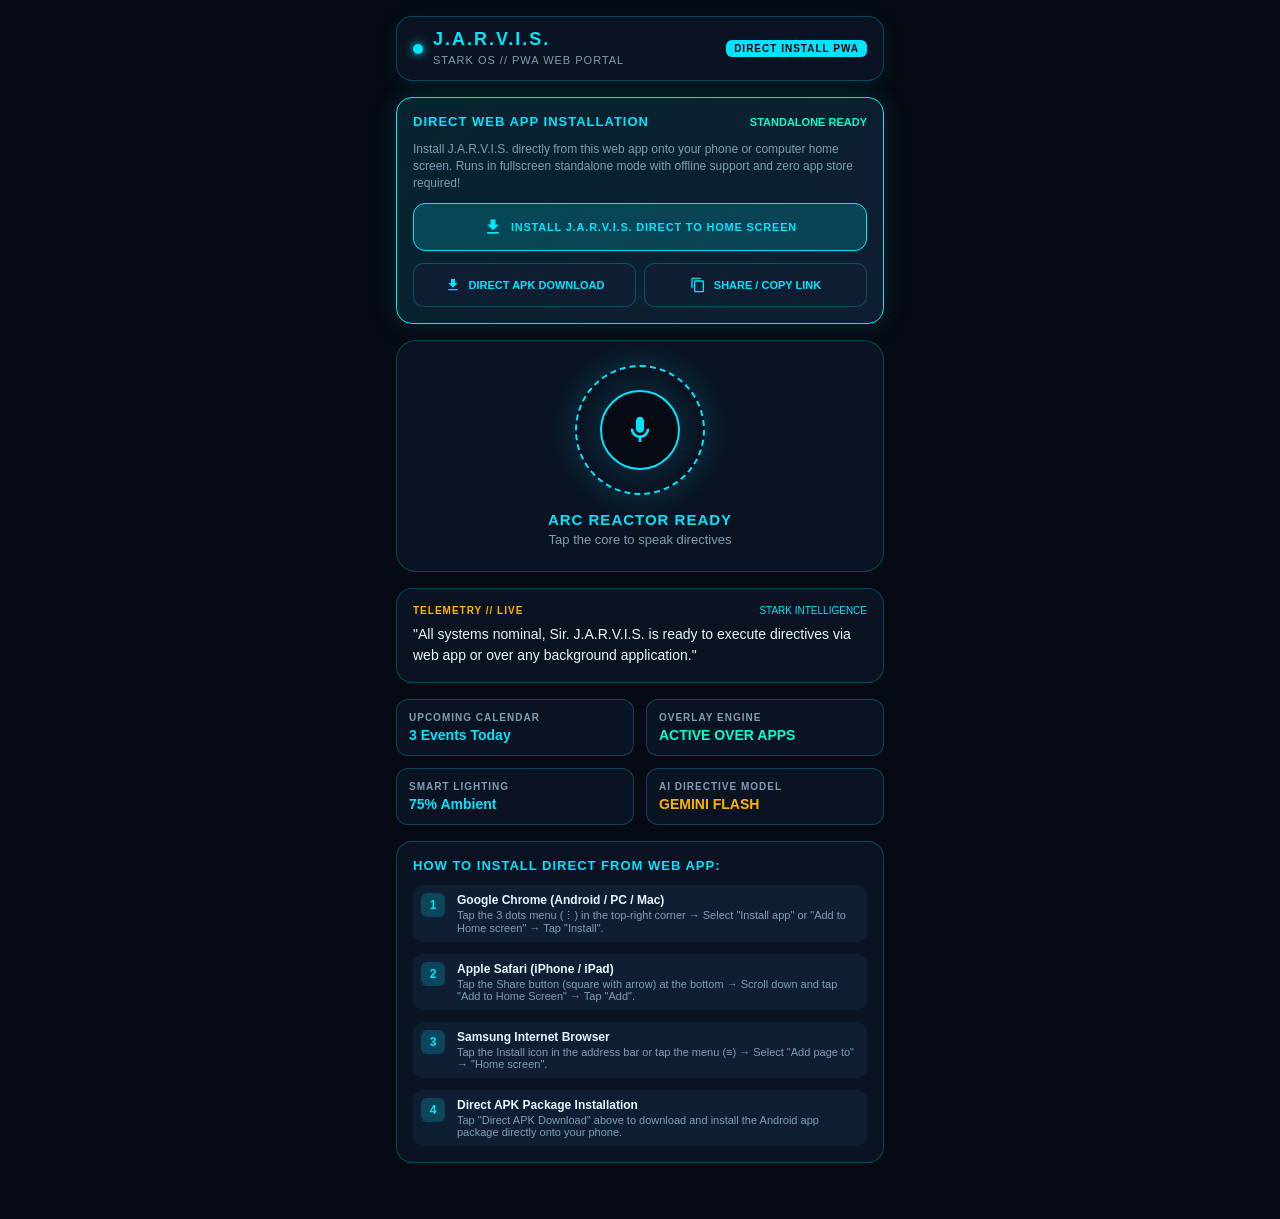
<file: Index.html>
<!DOCTYPE html>
<html lang="en">
<head>
  <meta charset="UTF-8">
  <meta name="viewport" content="width=device-width, initial-scale=1.0, maximum-scale=1.0, user-scalable=no">
  <title>J.A.R.V.I.S. AI - Stark Industries</title>
  <link rel="manifest" href="./manifest.json">
  <meta name="theme-color" content="#00E5FF">
  <meta name="apple-mobile-web-app-capable" content="yes">
  <meta name="apple-mobile-web-app-status-bar-style" content="black-translucent">
  <meta name="apple-mobile-web-app-title" content="J.A.R.V.I.S.">
  <link rel="stylesheet" href="./style.css">
  <!-- Inline SVG favicon -->
  <link rel="icon" type="image/svg+xml" href="data:image/svg+xml,%3Csvg xmlns='http://www.w3.org/2000/svg' viewBox='0 0 100 100'%3E%3Ccircle cx='50' cy='50' r='45' fill='%23060A12' stroke='%2300E5FF' stroke-width='6'/%3E%3Ccircle cx='50' cy='50' r='25' fill='none' stroke='%23FFB300' stroke-width='4'/%3E%3Ccircle cx='50' cy='50' r='10' fill='%2300E5FF'/%3E%3C/svg%3E">
</head>
<body>
  <div class="hud-container">

    <!-- Top Header -->
    <header class="hud-header">
      <div class="logo-group">
        <div class="pulse-dot"></div>
        <div class="logo-text">
          <h1>J.A.R.V.I.S.</h1>
          <span>STARK OS // PWA WEB PORTAL</span>
        </div>
      </div>
      <span class="install-badge" id="install-badge">DIRECT INSTALL PWA</span>
    </header>

    <!-- 1. Direct Web App Installation Card -->
    <section class="install-card" id="install-section">
      <div class="install-header">
        <span style="font-size: 13px; font-weight: 700; color: var(--cyan); letter-spacing: 1px;">
          DIRECT WEB APP INSTALLATION
        </span>
        <span style="font-size: 11px; color: var(--neon-teal); font-weight: bold;">
          STANDALONE READY
        </span>
      </div>
      <p style="font-size: 12px; color: var(--text-secondary); line-height: 1.4;">
        Install J.A.R.V.I.S. directly from this web app onto your phone or computer home screen. Runs in fullscreen standalone mode with offline support and zero app store required!
      </p>

      <!-- Main Direct Install Button -->
      <button class="install-btn" id="btn-pwa-install">
        <svg width="20" height="20" viewBox="0 0 24 24" fill="currentColor">
          <path d="M19 9h-4V3H9v6H5l7 7 7-7zM5 18v2h14v-2H5z"/>
        </svg>
        INSTALL J.A.R.V.I.S. DIRECT TO HOME SCREEN
      </button>

      <div style="display: flex; gap: 8px;">
        <a href="/download-apk" class="secondary-btn" style="flex: 1;" download>
          <svg width="16" height="16" viewBox="0 0 24 24" fill="currentColor">
            <path d="M5 20h14v-2H5v2zM19 9h-4V3H9v6H5l7 7 7-7z"/>
          </svg>
          DIRECT APK DOWNLOAD
        </a>
        <button class="secondary-btn" onclick="navigator.clipboard?.writeText(window.location.href); alert('Web App URL copied to clipboard! Open in Chrome or Safari to install directly.');" style="flex: 1;">
          <svg width="16" height="16" viewBox="0 0 24 24" fill="currentColor">
            <path d="M16 1H4c-1.1 0-2 .9-2 2v14h2V3h12V1zm3 4H8c-1.1 0-2 .9-2 2v14c0 1.1.9 2 2 2h11c1.1 0 2-.9 2-2V7c0-1.1-.9-2-2-2zm0 16H8V7h11v14z"/>
          </svg>
          SHARE / COPY LINK
        </button>
      </div>
    </section>

    <!-- 2. Interactive Arc Reactor Voice Core -->
    <section class="arc-reactor-card">
      <div class="reactor-circle" id="reactor-orb" title="Tap to speak directive">
        <div class="reactor-inner">
          <svg viewBox="0 0 24 24">
            <path d="M12 14c1.66 0 3-1.34 3-3V5c0-1.66-1.34-3-3-3S9 3.34 9 5v6c0 1.66 1.34 3 3 3z"/>
            <path d="M17 11c0 2.76-2.24 5-5 5s-5-2.24-5-5H5c0 3.53 2.61 6.43 6 6.92V21h2v-3.08c3.39-.49 6-3.39 6-6.92h-2z"/>
          </svg>
        </div>
      </div>

      <div class="speech-status">
        <h2 id="speech-title">ARC REACTOR READY</h2>
        <p id="speech-sub">Tap the core to speak directives</p>
      </div>
    </section>

    <!-- 3. Real-time Response HUD -->
    <section class="response-card" id="response-box">
      <div style="display: flex; justify-content: space-between; align-items: center;">
        <span class="tag" id="action-tag">TELEMETRY // LIVE</span>
        <span style="font-size: 10px; color: var(--cyan);">STARK INTELLIGENCE</span>
      </div>
      <p class="content" id="response-text">
        "All systems nominal, Sir. J.A.R.V.I.S. is ready to execute directives via web app or over any background application."
      </p>
    </section>

    <!-- 4. Quick Telemetry & Status Grid -->
    <section class="info-grid">
      <div class="info-card">
        <span class="card-title">UPCOMING CALENDAR</span>
        <span class="card-val">3 Events Today</span>
      </div>
      <div class="info-card">
        <span class="card-title">OVERLAY ENGINE</span>
        <span class="card-val" style="color: var(--neon-teal);">ACTIVE OVER APPS</span>
      </div>
      <div class="info-card">
        <span class="card-title">SMART LIGHTING</span>
        <span class="card-val">75% Ambient</span>
      </div>
      <div class="info-card">
        <span class="card-title">AI DIRECTIVE MODEL</span>
        <span class="card-val" style="color: var(--amber);">GEMINI FLASH</span>
      </div>
    </section>

    <!-- 5. How to Install Direct From Web App Guide -->
    <section class="guide-card">
      <div style="font-size: 13px; font-weight: 700; color: var(--cyan); letter-spacing: 1px;">
        HOW TO INSTALL DIRECT FROM WEB APP:
      </div>

      <div class="guide-step">
        <div class="step-num">1</div>
        <div class="step-text">
          <h4>Google Chrome (Android / PC / Mac)</h4>
          <p>Tap the 3 dots menu (⋮) in the top-right corner &rarr; Select "Install app" or "Add to Home screen" &rarr; Tap "Install".</p>
        </div>
      </div>

      <div class="guide-step">
        <div class="step-num">2</div>
        <div class="step-text">
          <h4>Apple Safari (iPhone / iPad)</h4>
          <p>Tap the Share button (square with arrow) at the bottom &rarr; Scroll down and tap "Add to Home Screen" &rarr; Tap "Add".</p>
        </div>
      </div>

      <div class="guide-step">
        <div class="step-num">3</div>
        <div class="step-text">
          <h4>Samsung Internet Browser</h4>
          <p>Tap the Install icon in the address bar or tap the menu (&equiv;) &rarr; Select "Add page to" &rarr; "Home screen".</p>
        </div>
      </div>

      <div class="guide-step">
        <div class="step-num">4</div>
        <div class="step-text">
          <h4>Direct APK Package Installation</h4>
          <p>Tap "Direct APK Download" above to download and install the Android app package directly onto your phone.</p>
        </div>
      </div>
    </section>

  </div>

  <script src="./app.js"></script>
</body>
</html>
</file>
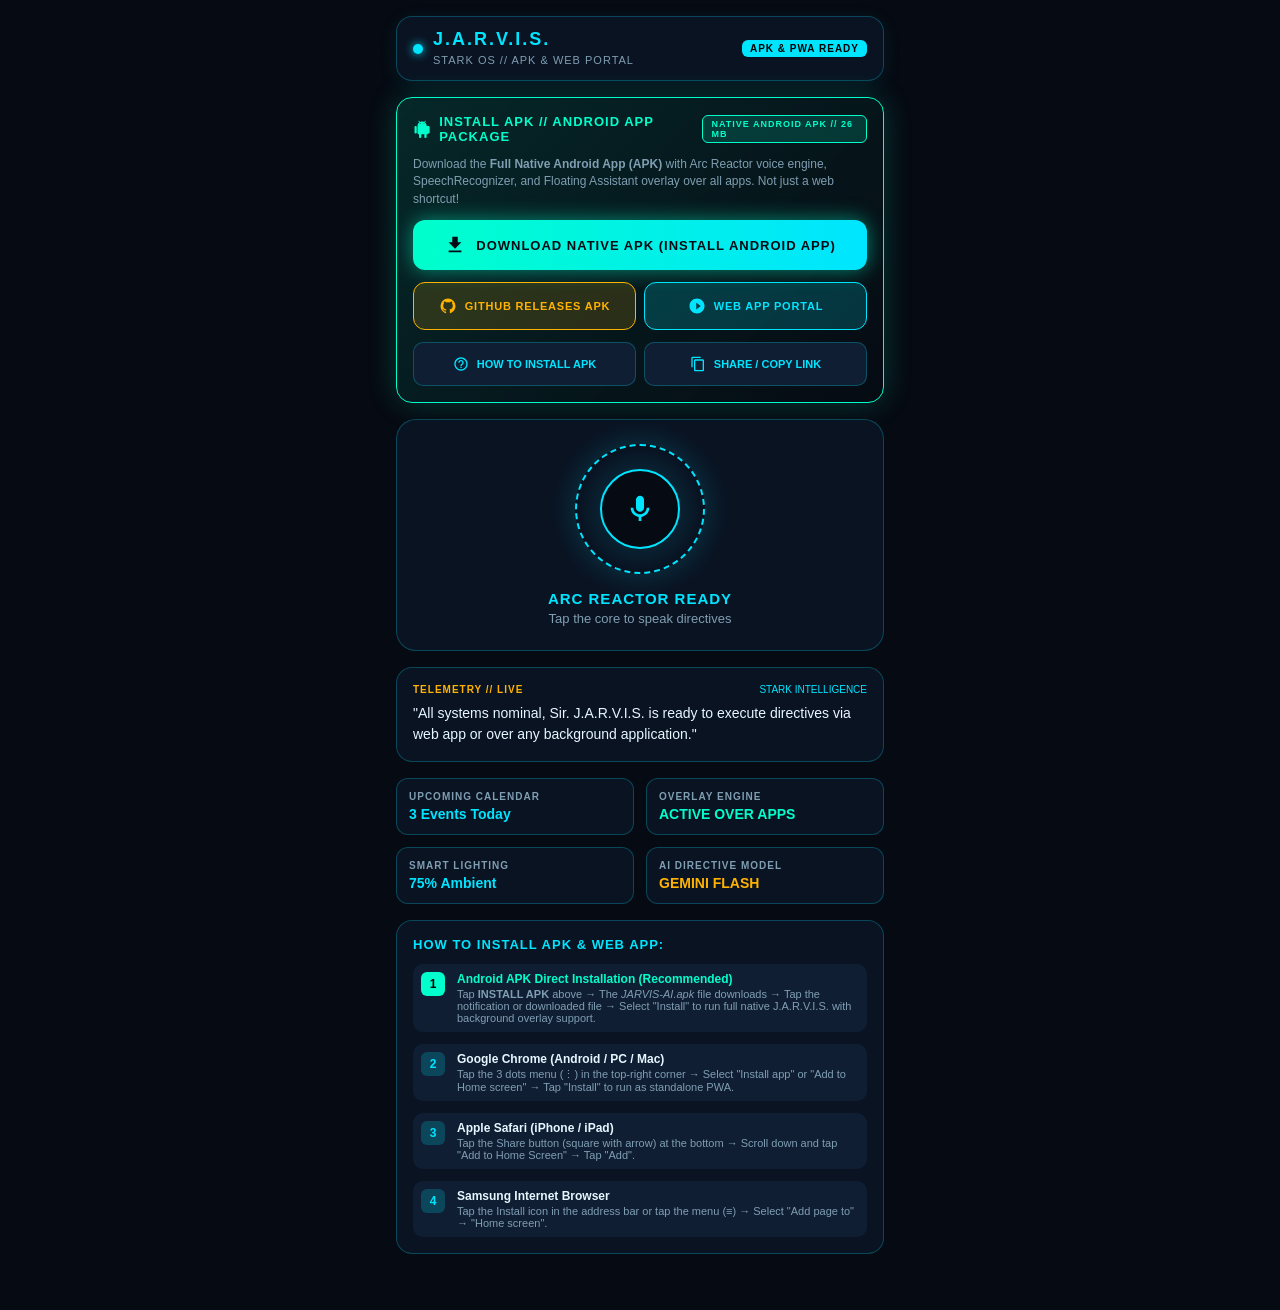
<file: app/src/main/assets/webapp/index.html>
<!DOCTYPE html>
<html lang="en">
<head>
  <meta charset="UTF-8">
  <meta name="viewport" content="width=device-width, initial-scale=1.0, maximum-scale=1.0, user-scalable=no">
  <title>J.A.R.V.I.S. AI - Stark Industries</title>
  <link rel="manifest" href="./manifest.json">
  <meta name="theme-color" content="#00E5FF">
  <meta name="apple-mobile-web-app-capable" content="yes">
  <meta name="apple-mobile-web-app-status-bar-style" content="black-translucent">
  <meta name="apple-mobile-web-app-title" content="J.A.R.V.I.S.">
  <link rel="stylesheet" href="./style.css">
  <!-- Inline SVG favicon -->
  <link rel="icon" type="image/svg+xml" href="data:image/svg+xml,%3Csvg xmlns='http://www.w3.org/2000/svg' viewBox='0 0 100 100'%3E%3Ccircle cx='50' cy='50' r='45' fill='%23060A12' stroke='%2300E5FF' stroke-width='6'/%3E%3Ccircle cx='50' cy='50' r='25' fill='none' stroke='%23FFB300' stroke-width='4'/%3E%3Ccircle cx='50' cy='50' r='10' fill='%2300E5FF'/%3E%3C/svg%3E">
</head>
<body>
  <div class="hud-container">

    <!-- Top Header -->
    <header class="hud-header">
      <div class="logo-group">
        <div class="pulse-dot"></div>
        <div class="logo-text">
          <h1>J.A.R.V.I.S.</h1>
          <span>STARK OS // APK & WEB PORTAL</span>
        </div>
      </div>
      <span class="install-badge" id="install-badge">APK & PWA READY</span>
    </header>

    <!-- 1. Direct APK & Web App Installation Centerpiece -->
    <section class="install-card apk-highlight-card" id="install-section">
      <div class="install-header">
        <div style="display: flex; align-items: center; gap: 8px;">
          <svg width="20" height="20" viewBox="0 0 24 24" fill="var(--neon-teal)">
            <path d="M6 18c0 .55.45 1 1 1h1v3.5c0 .83.67 1.5 1.5 1.5s1.5-.67 1.5-1.5V19h4v3.5c0 .83.67 1.5 1.5 1.5s1.5-.67 1.5-1.5V19h1c.55 0 1-.45 1-1V8H6v10zM3.5 8C2.67 8 2 8.67 2 9.5v7c0 .83.67 1.5 1.5 1.5S5 17.33 5 16.5v-7C5 8.67 4.33 8 3.5 8zm17 0c-.83 0-1.5.67-1.5 1.5v7c0 .83.67 1.5 1.5 1.5s1.5-.67 1.5-1.5v-7c0-.83-.67-1.5-1.5-1.5zm-4.97-4.84l1.3-1.3c.2-.2.2-.51 0-.71-.2-.2-.51-.2-.71 0l-1.48 1.48C13.85 2.23 12.95 2 12 2c-.96 0-1.86.23-2.66.63L7.85 1.15c-.2-.2-.51-.2-.71 0-.2.2-.2.51 0 .71l1.31 1.31C6.97 4.26 6 5.96 6 8h12c0-2.04-.97-3.74-2.47-4.84zM10 5H9V4h1v1zm5 0h-1V4h1v1z"/>
          </svg>
          <span style="font-size: 13px; font-weight: 800; color: var(--neon-teal); letter-spacing: 1px;">
            INSTALL APK // ANDROID APP PACKAGE
          </span>
        </div>
        <span class="apk-status-pill" id="apk-status-pill">NATIVE ANDROID APK // 26 MB</span>
      </div>

      <p style="font-size: 12px; color: var(--text-secondary); line-height: 1.45;">
        Download the <strong>Full Native Android App (APK)</strong> with Arc Reactor voice engine, SpeechRecognizer, and Floating Assistant overlay over all apps. Not just a web shortcut!
      </p>

      <!-- Primary Action: INSTALL APK BUTTON -->
      <a href="./JARVIS-AI.apk" class="install-apk-btn" id="btn-apk-install" download="JARVIS-AI.apk">
        <svg width="22" height="22" viewBox="0 0 24 24" fill="currentColor">
          <path d="M5 20h14v-2H5v2zM19 9h-4V3H9v6H5l7 7 7-7z"/>
        </svg>
        <span>DOWNLOAD NATIVE APK (INSTALL ANDROID APP)</span>
      </a>

      <!-- Secondary Row: GITHUB RELEASE APK & WEB APP INSTALL -->
      <div class="install-action-row">
        <a href="https://github.com/DinthilangDaimari/Dinjarvis/releases" target="_blank" class="make-apk-btn" id="btn-make-apk" style="text-decoration: none;" title="Download from GitHub Releases">
          <svg width="18" height="18" viewBox="0 0 24 24" fill="currentColor">
            <path d="M12 2A10 10 0 0 0 2 12c0 4.42 2.87 8.17 6.84 9.5.5.08.66-.23.66-.5v-1.69c-2.77.6-3.36-1.34-3.36-1.34-.46-1.16-1.11-1.47-1.11-1.47-.91-.62.07-.6.07-.6 1 .07 1.53 1.03 1.53 1.03.87 1.52 2.34 1.07 2.91.83.09-.65.35-1.09.63-1.34-2.22-.25-4.55-1.11-4.55-4.92 0-1.11.38-2 1.03-2.71-.1-.25-.45-1.29.1-2.64 0 0 .84-.27 2.75 1.02.79-.22 1.65-.33 2.5-.33.85 0 1.71.11 2.5.33 1.91-1.29 2.75-1.02 2.75-1.02.55 1.35.2 2.39.1 2.64.65.71 1.03 1.6 1.03 2.71 0 3.82-2.34 4.66-4.57 4.91.36.31.69.92.69 1.85V21c0 .27.16.59.67.5C19.14 20.16 22 16.42 22 12A10 10 0 0 0 12 2z"/>
          </svg>
          <span id="make-apk-label">GITHUB RELEASES APK</span>
        </a>

        <button class="install-btn" id="btn-pwa-install" style="flex: 1;">
          <svg width="18" height="18" viewBox="0 0 24 24" fill="currentColor">
            <path d="M12 2C6.48 2 2 6.48 2 12s4.48 10 10 10 10-4.48 10-10S17.52 2 12 2zm-1 14.5v-9l6 4.5-6 4.5z"/>
          </svg>
          <span>WEB APP PORTAL</span>
        </button>
      </div>

      <!-- Quick Utility Row: Direct Link & Copy -->
      <div style="display: flex; gap: 8px;">
        <button class="secondary-btn" id="btn-how-to-install" style="flex: 1;">
          <svg width="16" height="16" viewBox="0 0 24 24" fill="currentColor">
            <path d="M11 18h2v-2h-2v2zm1-16C6.48 2 2 6.48 2 12s4.48 10 10 10 10-4.48 10-10S17.52 2 12 2zm0 18c-4.41 0-8-3.59-8-8s3.59-8 8-8 8 3.59 8 8-3.59 8-8 8zm0-14c-2.21 0-4 1.79-4 4h2c0-1.1.9-2 2-2s2 .9 2 2c0 2-3 1.75-3 5h2c0-2.25 3-2.5 3-5 0-2.21-1.79-4-4-4z"/>
          </svg>
          HOW TO INSTALL APK
        </button>
        <button class="secondary-btn" id="btn-copy-link" style="flex: 1;">
          <svg width="16" height="16" viewBox="0 0 24 24" fill="currentColor">
            <path d="M16 1H4c-1.1 0-2 .9-2 2v14h2V3h12V1zm3 4H8c-1.1 0-2 .9-2 2v14c0 1.1.9 2 2 2h11c1.1 0 2-.9 2-2V7c0-1.1-.9-2-2-2zm0 16H8V7h11v14z"/>
          </svg>
          SHARE / COPY LINK
        </button>
      </div>
    </section>

    <!-- Interactive HUD Modal for APK Install Guidance -->
    <div class="hud-modal" id="install-modal" style="display: none;">
      <div class="hud-modal-content">
        <div class="hud-modal-header">
          <div style="display: flex; align-items: center; gap: 8px;">
            <div class="pulse-dot"></div>
            <span style="font-size: 13px; font-weight: 800; color: var(--neon-teal); font-family: 'Orbitron', monospace;">
              APK INSTALLATION DIRECTIVE
            </span>
          </div>
          <button class="modal-close-btn" id="modal-close-btn">&times;</button>
        </div>
        <div class="hud-modal-body">
          <p style="font-size: 13px; color: #fff; margin-bottom: 12px; font-weight: bold;">
            J.A.R.V.I.S. Android Package (<span style="color: var(--amber);">JARVIS-AI.apk</span>) has been dispatched!
          </p>
          <div class="modal-step">
            <span class="step-badge">1</span>
            <div><strong>Download Initiated:</strong> Check your browser downloads or swipe down the notification bar.</div>
          </div>
          <div class="modal-step">
            <span class="step-badge">2</span>
            <div><strong>Open APK:</strong> Tap <em>JARVIS-AI.apk</em> once the download finishes.</div>
          </div>
          <div class="modal-step">
            <span class="step-badge">3</span>
            <div><strong>Confirm Install:</strong> Tap <em>Install</em> (if prompted, allow "Install unknown apps").</div>
          </div>
          <div class="modal-step">
            <span class="step-badge">4</span>
            <div><strong>Enjoy J.A.R.V.I.S.:</strong> Run with Arc Reactor Voice Core and Floating Assistant over other apps!</div>
          </div>
        </div>
        <div style="display: flex; gap: 8px; margin-top: 14px;">
          <a href="./JARVIS-AI.apk" download="JARVIS-AI.apk" class="install-apk-btn" style="flex: 1; padding: 10px 14px; font-size: 12px;">
            RE-DOWNLOAD APK
          </a>
          <button class="secondary-btn" id="modal-dismiss-btn" style="flex: 1;">
            DISMISS HUD
          </button>
        </div>
      </div>
    </div>

    <!-- 2. Interactive Arc Reactor Voice Core -->
    <section class="arc-reactor-card">
      <div class="reactor-circle" id="reactor-orb" title="Tap to speak directive">
        <div class="waveform-ring ring-1"></div>
        <div class="waveform-ring ring-2"></div>
        <div class="waveform-ring ring-3"></div>
        <div class="waveform-bars">
          <span class="wbar"></span>
          <span class="wbar"></span>
          <span class="wbar"></span>
          <span class="wbar"></span>
          <span class="wbar"></span>
          <span class="wbar"></span>
          <span class="wbar"></span>
          <span class="wbar"></span>
        </div>
        <div class="reactor-inner">
          <svg viewBox="0 0 24 24">
            <path d="M12 14c1.66 0 3-1.34 3-3V5c0-1.66-1.34-3-3-3S9 3.34 9 5v6c0 1.66 1.34 3 3 3z"/>
            <path d="M17 11c0 2.76-2.24 5-5 5s-5-2.24-5-5H5c0 3.53 2.61 6.43 6 6.92V21h2v-3.08c3.39-.49 6-3.39 6-6.92h-2z"/>
          </svg>
        </div>
      </div>

      <div class="speech-status">
        <h2 id="speech-title">ARC REACTOR READY</h2>
        <p id="speech-sub">Tap the core to speak directives</p>
      </div>
    </section>

    <!-- 3. Real-time Response HUD -->
    <section class="response-card" id="response-box">
      <div style="display: flex; justify-content: space-between; align-items: center;">
        <span class="tag" id="action-tag">TELEMETRY // LIVE</span>
        <span style="font-size: 10px; color: var(--cyan);">STARK INTELLIGENCE</span>
      </div>
      <p class="content" id="response-text">
        "All systems nominal, Sir. J.A.R.V.I.S. is ready to execute directives via web app or over any background application."
      </p>
    </section>

    <!-- 4. Quick Telemetry & Status Grid -->
    <section class="info-grid">
      <div class="info-card">
        <span class="card-title">UPCOMING CALENDAR</span>
        <span class="card-val">3 Events Today</span>
      </div>
      <div class="info-card">
        <span class="card-title">OVERLAY ENGINE</span>
        <span class="card-val" style="color: var(--neon-teal);">ACTIVE OVER APPS</span>
      </div>
      <div class="info-card">
        <span class="card-title">SMART LIGHTING</span>
        <span class="card-val">75% Ambient</span>
      </div>
      <div class="info-card">
        <span class="card-title">AI DIRECTIVE MODEL</span>
        <span class="card-val" style="color: var(--amber);">GEMINI FLASH</span>
      </div>
    </section>

    <!-- 5. How to Install Direct From Web App Guide -->
    <section class="guide-card">
      <div style="font-size: 13px; font-weight: 700; color: var(--cyan); letter-spacing: 1px;">
        HOW TO INSTALL APK & WEB APP:
      </div>

      <div class="guide-step">
        <div class="step-num" style="background: var(--neon-teal); color: #000;">1</div>
        <div class="step-text">
          <h4 style="color: var(--neon-teal);">Android APK Direct Installation (Recommended)</h4>
          <p>Tap <strong>INSTALL APK</strong> above &rarr; The <em>JARVIS-AI.apk</em> file downloads &rarr; Tap the notification or downloaded file &rarr; Select "Install" to run full native J.A.R.V.I.S. with background overlay support.</p>
        </div>
      </div>

      <div class="guide-step">
        <div class="step-num">2</div>
        <div class="step-text">
          <h4>Google Chrome (Android / PC / Mac)</h4>
          <p>Tap the 3 dots menu (⋮) in the top-right corner &rarr; Select "Install app" or "Add to Home screen" &rarr; Tap "Install" to run as standalone PWA.</p>
        </div>
      </div>

      <div class="guide-step">
        <div class="step-num">3</div>
        <div class="step-text">
          <h4>Apple Safari (iPhone / iPad)</h4>
          <p>Tap the Share button (square with arrow) at the bottom &rarr; Scroll down and tap "Add to Home Screen" &rarr; Tap "Add".</p>
        </div>
      </div>

      <div class="guide-step">
        <div class="step-num">4</div>
        <div class="step-text">
          <h4>Samsung Internet Browser</h4>
          <p>Tap the Install icon in the address bar or tap the menu (&equiv;) &rarr; Select "Add page to" &rarr; "Home screen".</p>
        </div>
      </div>
    </section>

  </div>

  <script src="./app.js"></script>
</body>
</html>
</file>
<file: style.css>
/* J.A.R.V.I.S. Futuristic HUD PWA Styles */
:root {
  --bg: #060a12;
  --surface: #0a1322;
  --surface-variant: #101e33;
  --cyan: #00e5ff;
  --neon-teal: #00ffcc;
  --amber: #ffb300;
  --alert: #ff3b30;
  --text-primary: #e6f7ff;
  --text-secondary: #7f9eb2;
  --border: rgba(0, 229, 255, 0.25);
  --glow: rgba(0, 229, 255, 0.4);
}

* {
  box-sizing: border-box;
  margin: 0;
  padding: 0;
  font-family: -apple-system, BlinkMacSystemFont, 'Segoe UI', Roboto, Helvetica, Arial, sans-serif;
  -webkit-tap-highlight-color: transparent;
}

body {
  background-color: var(--bg);
  color: var(--text-primary);
  min-height: 100vh;
  display: flex;
  flex-direction: column;
  align-items: center;
  overflow-x: hidden;
  padding-bottom: 40px;
}

.hud-container {
  width: 100%;
  max-width: 520px;
  padding: 16px;
  display: flex;
  flex-direction: column;
  gap: 16px;
}

/* Header */
.hud-header {
  display: flex;
  justify-content: space-between;
  align-items: center;
  padding: 12px 16px;
  background: var(--surface);
  border: 1px solid var(--border);
  border-radius: 16px;
  box-shadow: 0 4px 20px rgba(0, 229, 255, 0.08);
}

.logo-group {
  display: flex;
  align-items: center;
  gap: 10px;
}

.pulse-dot {
  width: 10px;
  height: 10px;
  background: var(--cyan);
  border-radius: 50%;
  box-shadow: 0 0 10px var(--cyan);
  animation: pulse 2s infinite ease-in-out;
}

.logo-text h1 {
  font-size: 18px;
  letter-spacing: 2px;
  color: var(--cyan);
  font-weight: 800;
}

.logo-text span {
  font-size: 11px;
  color: var(--text-secondary);
  letter-spacing: 1px;
}

/* Direct Install Banner */
.install-card {
  background: linear-gradient(135deg, rgba(0, 229, 255, 0.12), rgba(16, 30, 51, 0.95));
  border: 1.5px solid var(--cyan);
  border-radius: 16px;
  padding: 16px;
  display: flex;
  flex-direction: column;
  gap: 12px;
  box-shadow: 0 0 25px rgba(0, 229, 255, 0.15);
}

.apk-highlight-card {
  border-color: var(--neon-teal);
  background: linear-gradient(135deg, rgba(0, 255, 204, 0.12), rgba(6, 10, 18, 0.96));
  box-shadow: 0 0 30px rgba(0, 255, 204, 0.2);
}

.install-header {
  display: flex;
  align-items: center;
  justify-content: space-between;
}

.install-badge {
  background: var(--cyan);
  color: #000;
  font-size: 10px;
  font-weight: 800;
  padding: 3px 8px;
  border-radius: 6px;
  letter-spacing: 1px;
}

.apk-status-pill {
  background: rgba(0, 255, 204, 0.15);
  color: var(--neon-teal);
  border: 1px solid var(--neon-teal);
  font-size: 9px;
  font-weight: 800;
  padding: 3px 8px;
  border-radius: 6px;
  letter-spacing: 1px;
}

/* Primary Install APK Button */
.install-apk-btn {
  background: linear-gradient(90deg, #00FFCC, #00E5FF);
  color: #050B14;
  border: none;
  border-radius: 12px;
  padding: 14px 20px;
  font-size: 13px;
  font-weight: 800;
  letter-spacing: 1px;
  cursor: pointer;
  display: flex;
  align-items: center;
  justify-content: center;
  gap: 10px;
  text-decoration: none;
  transition: all 0.2s ease;
  box-shadow: 0 0 20px rgba(0, 255, 204, 0.5);
  min-height: 48px;
}

.install-apk-btn:active {
  transform: scale(0.98);
  box-shadow: 0 0 30px rgba(0, 255, 204, 0.8);
}

.install-action-row {
  display: flex;
  gap: 8px;
}

.make-apk-btn {
  background: rgba(255, 179, 0, 0.15);
  color: var(--amber);
  border: 1.5px solid var(--amber);
  border-radius: 12px;
  padding: 12px 14px;
  font-size: 11px;
  font-weight: 800;
  letter-spacing: 0.8px;
  cursor: pointer;
  display: flex;
  align-items: center;
  justify-content: center;
  gap: 8px;
  flex: 1;
  transition: all 0.2s ease;
  min-height: 48px;
}

.make-apk-btn:active {
  background: rgba(255, 179, 0, 0.3);
  transform: scale(0.98);
}

.install-btn {
  background: rgba(0, 229, 255, 0.18);
  color: var(--cyan);
  border: 1.5px solid var(--cyan);
  border-radius: 12px;
  padding: 12px 14px;
  font-size: 11px;
  font-weight: 800;
  letter-spacing: 0.8px;
  cursor: pointer;
  display: flex;
  align-items: center;
  justify-content: center;
  gap: 8px;
  transition: all 0.2s ease;
  min-height: 48px;
}

.install-btn:active {
  transform: scale(0.98);
  background: rgba(0, 229, 255, 0.3);
}

.secondary-btn {
  background: var(--surface-variant);
  color: var(--cyan);
  border: 1px solid var(--border);
  border-radius: 10px;
  padding: 10px 14px;
  font-size: 11px;
  font-weight: 700;
  cursor: pointer;
  text-decoration: none;
  display: flex;
  align-items: center;
  justify-content: center;
  gap: 8px;
  min-height: 44px;
  transition: all 0.2s ease;
}

.secondary-btn:hover {
  background: rgba(0, 229, 255, 0.1);
  border-color: var(--cyan);
}

/* HUD Modal for APK Install Guidance */
.hud-modal {
  position: fixed;
  top: 0;
  left: 0;
  right: 0;
  bottom: 0;
  background: rgba(0, 0, 0, 0.85);
  backdrop-filter: blur(8px);
  z-index: 9999;
  display: flex;
  align-items: center;
  justify-content: center;
  padding: 20px;
}

.hud-modal-content {
  background: var(--surface);
  border: 1.5px solid var(--neon-teal);
  border-radius: 18px;
  padding: 20px;
  max-width: 440px;
  width: 100%;
  box-shadow: 0 0 40px rgba(0, 255, 204, 0.35);
  animation: modalFadeIn 0.25s ease-out;
}

@keyframes modalFadeIn {
  from { opacity: 0; transform: scale(0.92); }
  to { opacity: 1; transform: scale(1); }
}

.hud-modal-header {
  display: flex;
  justify-content: space-between;
  align-items: center;
  margin-bottom: 14px;
  padding-bottom: 10px;
  border-bottom: 1px solid var(--border);
}

.modal-close-btn {
  background: none;
  border: none;
  color: var(--text-secondary);
  font-size: 24px;
  cursor: pointer;
  padding: 0 4px;
  line-height: 1;
}

.modal-close-btn:hover {
  color: #fff;
}

.hud-modal-body {
  display: flex;
  flex-direction: column;
  gap: 10px;
}

.modal-step {
  display: flex;
  align-items: flex-start;
  gap: 12px;
  background: rgba(16, 30, 51, 0.6);
  padding: 10px;
  border-radius: 10px;
  border: 1px solid rgba(0, 229, 255, 0.15);
  font-size: 12px;
  color: var(--text-secondary);
  line-height: 1.4;
}

.modal-step strong {
  color: var(--cyan);
}

.step-badge {
  background: var(--neon-teal);
  color: #000;
  width: 22px;
  height: 22px;
  border-radius: 50%;
  display: flex;
  align-items: center;
  justify-content: center;
  font-weight: 800;
  font-size: 11px;
  flex-shrink: 0;
}

/* Arc Reactor Core Section */
.arc-reactor-card {
  background: var(--surface);
  border: 1px solid var(--border);
  border-radius: 20px;
  padding: 24px 16px;
  display: flex;
  flex-direction: column;
  align-items: center;
  gap: 16px;
  position: relative;
  overflow: hidden;
}

.reactor-circle {
  width: 130px;
  height: 130px;
  border-radius: 50%;
  border: 2px dashed var(--cyan);
  display: flex;
  align-items: center;
  justify-content: center;
  cursor: pointer;
  position: relative;
  background: radial-gradient(circle, rgba(0, 229, 255, 0.2) 0%, transparent 70%);
  transition: all 0.3s;
  box-shadow: 0 0 30px rgba(0, 229, 255, 0.2);
}

.reactor-circle.listening {
  border-color: var(--amber);
  animation: rotateGlow 3s linear infinite;
  box-shadow: 0 0 45px rgba(255, 179, 0, 0.6);
}

/* Dynamic Waveform Rings */
.waveform-ring {
  position: absolute;
  top: 50%;
  left: 50%;
  transform: translate(-50%, -50%);
  border-radius: 50%;
  border: 1.5px solid var(--cyan);
  pointer-events: none;
  opacity: 0;
  transition: opacity 0.3s ease;
}

#reactor-orb.listening .waveform-ring {
  opacity: 1;
}

#reactor-orb.listening .waveform-ring.ring-1 {
  animation: waveformRipple 1.6s cubic-bezier(0.2, 0.8, 0.2, 1) infinite;
}

#reactor-orb.listening .waveform-ring.ring-2 {
  animation: waveformRipple 1.6s cubic-bezier(0.2, 0.8, 0.2, 1) infinite 0.55s;
}

#reactor-orb.listening .waveform-ring.ring-3 {
  animation: waveformRipple 1.6s cubic-bezier(0.2, 0.8, 0.2, 1) infinite 1.1s;
}

/* Dynamic Waveform Frequency Bars around Arc Core */
.waveform-bars {
  position: absolute;
  top: 50%;
  left: 50%;
  transform: translate(-50%, -50%);
  width: 104px;
  height: 104px;
  pointer-events: none;
  display: flex;
  align-items: center;
  justify-content: space-around;
  padding: 0 4px;
  opacity: 0;
  z-index: 1;
  transition: opacity 0.3s ease;
}

#reactor-orb.listening .waveform-bars {
  opacity: 1;
}

.waveform-bars .wbar {
  width: 3.5px;
  height: 6px;
  background: linear-gradient(to top, var(--cyan), var(--amber));
  border-radius: 4px;
  box-shadow: 0 0 8px var(--cyan);
  transition: height 0.15s ease;
}

#reactor-orb.listening .waveform-bars .wbar:nth-child(1) { animation: waveBarPulse 0.8s ease-in-out infinite alternate; }
#reactor-orb.listening .waveform-bars .wbar:nth-child(2) { animation: waveBarPulse 0.65s ease-in-out infinite alternate 0.15s; }
#reactor-orb.listening .waveform-bars .wbar:nth-child(3) { animation: waveBarPulse 0.95s ease-in-out infinite alternate 0.3s; }
#reactor-orb.listening .waveform-bars .wbar:nth-child(4) { animation: waveBarPulse 0.6s ease-in-out infinite alternate 0.45s; }
#reactor-orb.listening .waveform-bars .wbar:nth-child(5) { animation: waveBarPulse 1.1s ease-in-out infinite alternate 0.2s; }
#reactor-orb.listening .waveform-bars .wbar:nth-child(6) { animation: waveBarPulse 0.75s ease-in-out infinite alternate 0.35s; }
#reactor-orb.listening .waveform-bars .wbar:nth-child(7) { animation: waveBarPulse 0.9s ease-in-out infinite alternate 0.5s; }
#reactor-orb.listening .waveform-bars .wbar:nth-child(8) { animation: waveBarPulse 0.7s ease-in-out infinite alternate 0.25s; }

@keyframes waveformRipple {
  0% {
    width: 110px;
    height: 110px;
    opacity: 0.9;
    border-color: var(--amber);
    box-shadow: 0 0 12px rgba(255, 179, 0, 0.7);
  }
  100% {
    width: 200px;
    height: 200px;
    opacity: 0;
    border-color: var(--cyan);
    box-shadow: 0 0 25px rgba(0, 229, 255, 0.2);
  }
}

@keyframes waveBarPulse {
  0% {
    height: 4px;
    background: var(--cyan);
    box-shadow: 0 0 5px var(--cyan);
  }
  50% {
    height: 36px;
    background: var(--amber);
    box-shadow: 0 0 12px var(--amber);
  }
  100% {
    height: 12px;
    background: var(--neon-teal);
    box-shadow: 0 0 8px var(--neon-teal);
  }
}

.reactor-inner {
  width: 80px;
  height: 80px;
  border-radius: 50%;
  background: #060a12;
  border: 2px solid var(--cyan);
  display: flex;
  align-items: center;
  justify-content: center;
}

.reactor-inner svg {
  width: 32px;
  height: 32px;
  fill: var(--cyan);
}

.reactor-circle.listening .reactor-inner svg {
  fill: var(--amber);
}

.speech-status {
  text-align: center;
}

.speech-status h2 {
  font-size: 15px;
  color: var(--cyan);
  letter-spacing: 1px;
}

.speech-status p {
  font-size: 13px;
  color: var(--text-secondary);
  margin-top: 4px;
}

/* Response HUD */
.response-card {
  background: var(--surface);
  border: 1px solid var(--border);
  border-radius: 16px;
  padding: 16px;
  display: flex;
  flex-direction: column;
  gap: 8px;
}

.response-card .tag {
  font-size: 10px;
  font-weight: 800;
  color: var(--amber);
  letter-spacing: 1px;
}

.response-card .content {
  font-size: 14px;
  line-height: 1.5;
  color: var(--text-primary);
}

/* Feature Cards */
.info-grid {
  display: grid;
  grid-template-columns: 1fr 1fr;
  gap: 12px;
}

.info-card {
  background: var(--surface);
  border: 1px solid var(--border);
  border-radius: 12px;
  padding: 12px;
  display: flex;
  flex-direction: column;
  gap: 4px;
}

.info-card .card-title {
  font-size: 10px;
  font-weight: 700;
  color: var(--text-secondary);
  letter-spacing: 1px;
}

.info-card .card-val {
  font-size: 14px;
  font-weight: 700;
  color: var(--cyan);
}

/* Guide Section */
.guide-card {
  background: var(--surface);
  border: 1px solid var(--border);
  border-radius: 16px;
  padding: 16px;
  display: flex;
  flex-direction: column;
  gap: 12px;
}

.guide-step {
  display: flex;
  gap: 12px;
  align-items: flex-start;
  padding: 8px;
  background: var(--surface-variant);
  border-radius: 10px;
}

.step-num {
  background: rgba(0, 229, 255, 0.2);
  color: var(--cyan);
  font-weight: 800;
  font-size: 12px;
  width: 24px;
  height: 24px;
  border-radius: 6px;
  display: flex;
  align-items: center;
  justify-content: center;
  flex-shrink: 0;
}

.step-text h4 {
  font-size: 12px;
  color: var(--text-primary);
}

.step-text p {
  font-size: 11px;
  color: var(--text-secondary);
  margin-top: 2px;
}

@keyframes pulse {
  0% { transform: scale(0.95); opacity: 0.8; }
  50% { transform: scale(1.1); opacity: 1; }
  100% { transform: scale(0.95); opacity: 0.8; }
}

@keyframes rotateGlow {
  0% { transform: rotate(0deg); }
  100% { transform: rotate(360deg); }
}
</file>
<file: app/src/main/assets/webapp/style.css>
/* J.A.R.V.I.S. Futuristic HUD PWA Styles */
:root {
  --bg: #060a12;
  --surface: #0a1322;
  --surface-variant: #101e33;
  --cyan: #00e5ff;
  --neon-teal: #00ffcc;
  --amber: #ffb300;
  --alert: #ff3b30;
  --text-primary: #e6f7ff;
  --text-secondary: #7f9eb2;
  --border: rgba(0, 229, 255, 0.25);
  --glow: rgba(0, 229, 255, 0.4);
}

* {
  box-sizing: border-box;
  margin: 0;
  padding: 0;
  font-family: -apple-system, BlinkMacSystemFont, 'Segoe UI', Roboto, Helvetica, Arial, sans-serif;
  -webkit-tap-highlight-color: transparent;
}

body {
  background-color: var(--bg);
  color: var(--text-primary);
  min-height: 100vh;
  display: flex;
  flex-direction: column;
  align-items: center;
  overflow-x: hidden;
  padding-bottom: 40px;
}

.hud-container {
  width: 100%;
  max-width: 520px;
  padding: 16px;
  display: flex;
  flex-direction: column;
  gap: 16px;
}

/* Header */
.hud-header {
  display: flex;
  justify-content: space-between;
  align-items: center;
  padding: 12px 16px;
  background: var(--surface);
  border: 1px solid var(--border);
  border-radius: 16px;
  box-shadow: 0 4px 20px rgba(0, 229, 255, 0.08);
}

.logo-group {
  display: flex;
  align-items: center;
  gap: 10px;
}

.pulse-dot {
  width: 10px;
  height: 10px;
  background: var(--cyan);
  border-radius: 50%;
  box-shadow: 0 0 10px var(--cyan);
  animation: pulse 2s infinite ease-in-out;
}

.logo-text h1 {
  font-size: 18px;
  letter-spacing: 2px;
  color: var(--cyan);
  font-weight: 800;
}

.logo-text span {
  font-size: 11px;
  color: var(--text-secondary);
  letter-spacing: 1px;
}

/* Direct Install Banner */
.install-card {
  background: linear-gradient(135deg, rgba(0, 229, 255, 0.12), rgba(16, 30, 51, 0.95));
  border: 1.5px solid var(--cyan);
  border-radius: 16px;
  padding: 16px;
  display: flex;
  flex-direction: column;
  gap: 12px;
  box-shadow: 0 0 25px rgba(0, 229, 255, 0.15);
}

.apk-highlight-card {
  border-color: var(--neon-teal);
  background: linear-gradient(135deg, rgba(0, 255, 204, 0.12), rgba(6, 10, 18, 0.96));
  box-shadow: 0 0 30px rgba(0, 255, 204, 0.2);
}

.install-header {
  display: flex;
  align-items: center;
  justify-content: space-between;
}

.install-badge {
  background: var(--cyan);
  color: #000;
  font-size: 10px;
  font-weight: 800;
  padding: 3px 8px;
  border-radius: 6px;
  letter-spacing: 1px;
}

.apk-status-pill {
  background: rgba(0, 255, 204, 0.15);
  color: var(--neon-teal);
  border: 1px solid var(--neon-teal);
  font-size: 9px;
  font-weight: 800;
  padding: 3px 8px;
  border-radius: 6px;
  letter-spacing: 1px;
}

/* Primary Install APK Button */
.install-apk-btn {
  background: linear-gradient(90deg, #00FFCC, #00E5FF);
  color: #050B14;
  border: none;
  border-radius: 12px;
  padding: 14px 20px;
  font-size: 13px;
  font-weight: 800;
  letter-spacing: 1px;
  cursor: pointer;
  display: flex;
  align-items: center;
  justify-content: center;
  gap: 10px;
  text-decoration: none;
  transition: all 0.2s ease;
  box-shadow: 0 0 20px rgba(0, 255, 204, 0.5);
  min-height: 48px;
}

.install-apk-btn:active {
  transform: scale(0.98);
  box-shadow: 0 0 30px rgba(0, 255, 204, 0.8);
}

.install-action-row {
  display: flex;
  gap: 8px;
}

.make-apk-btn {
  background: rgba(255, 179, 0, 0.15);
  color: var(--amber);
  border: 1.5px solid var(--amber);
  border-radius: 12px;
  padding: 12px 14px;
  font-size: 11px;
  font-weight: 800;
  letter-spacing: 0.8px;
  cursor: pointer;
  display: flex;
  align-items: center;
  justify-content: center;
  gap: 8px;
  flex: 1;
  transition: all 0.2s ease;
  min-height: 48px;
}

.make-apk-btn:active {
  background: rgba(255, 179, 0, 0.3);
  transform: scale(0.98);
}

.install-btn {
  background: rgba(0, 229, 255, 0.18);
  color: var(--cyan);
  border: 1.5px solid var(--cyan);
  border-radius: 12px;
  padding: 12px 14px;
  font-size: 11px;
  font-weight: 800;
  letter-spacing: 0.8px;
  cursor: pointer;
  display: flex;
  align-items: center;
  justify-content: center;
  gap: 8px;
  transition: all 0.2s ease;
  min-height: 48px;
}

.install-btn:active {
  transform: scale(0.98);
  background: rgba(0, 229, 255, 0.3);
}

.secondary-btn {
  background: var(--surface-variant);
  color: var(--cyan);
  border: 1px solid var(--border);
  border-radius: 10px;
  padding: 10px 14px;
  font-size: 11px;
  font-weight: 700;
  cursor: pointer;
  text-decoration: none;
  display: flex;
  align-items: center;
  justify-content: center;
  gap: 8px;
  min-height: 44px;
  transition: all 0.2s ease;
}

.secondary-btn:hover {
  background: rgba(0, 229, 255, 0.1);
  border-color: var(--cyan);
}

/* HUD Modal for APK Install Guidance */
.hud-modal {
  position: fixed;
  top: 0;
  left: 0;
  right: 0;
  bottom: 0;
  background: rgba(0, 0, 0, 0.85);
  backdrop-filter: blur(8px);
  z-index: 9999;
  display: flex;
  align-items: center;
  justify-content: center;
  padding: 20px;
}

.hud-modal-content {
  background: var(--surface);
  border: 1.5px solid var(--neon-teal);
  border-radius: 18px;
  padding: 20px;
  max-width: 440px;
  width: 100%;
  box-shadow: 0 0 40px rgba(0, 255, 204, 0.35);
  animation: modalFadeIn 0.25s ease-out;
}

@keyframes modalFadeIn {
  from { opacity: 0; transform: scale(0.92); }
  to { opacity: 1; transform: scale(1); }
}

.hud-modal-header {
  display: flex;
  justify-content: space-between;
  align-items: center;
  margin-bottom: 14px;
  padding-bottom: 10px;
  border-bottom: 1px solid var(--border);
}

.modal-close-btn {
  background: none;
  border: none;
  color: var(--text-secondary);
  font-size: 24px;
  cursor: pointer;
  padding: 0 4px;
  line-height: 1;
}

.modal-close-btn:hover {
  color: #fff;
}

.hud-modal-body {
  display: flex;
  flex-direction: column;
  gap: 10px;
}

.modal-step {
  display: flex;
  align-items: flex-start;
  gap: 12px;
  background: rgba(16, 30, 51, 0.6);
  padding: 10px;
  border-radius: 10px;
  border: 1px solid rgba(0, 229, 255, 0.15);
  font-size: 12px;
  color: var(--text-secondary);
  line-height: 1.4;
}

.modal-step strong {
  color: var(--cyan);
}

.step-badge {
  background: var(--neon-teal);
  color: #000;
  width: 22px;
  height: 22px;
  border-radius: 50%;
  display: flex;
  align-items: center;
  justify-content: center;
  font-weight: 800;
  font-size: 11px;
  flex-shrink: 0;
}

/* Arc Reactor Core Section */
.arc-reactor-card {
  background: var(--surface);
  border: 1px solid var(--border);
  border-radius: 20px;
  padding: 24px 16px;
  display: flex;
  flex-direction: column;
  align-items: center;
  gap: 16px;
  position: relative;
  overflow: hidden;
}

.reactor-circle {
  width: 130px;
  height: 130px;
  border-radius: 50%;
  border: 2px dashed var(--cyan);
  display: flex;
  align-items: center;
  justify-content: center;
  cursor: pointer;
  position: relative;
  background: radial-gradient(circle, rgba(0, 229, 255, 0.2) 0%, transparent 70%);
  transition: all 0.3s;
  box-shadow: 0 0 30px rgba(0, 229, 255, 0.2);
}

.reactor-circle.listening {
  border-color: var(--amber);
  animation: rotateGlow 3s linear infinite;
  box-shadow: 0 0 45px rgba(255, 179, 0, 0.6);
}

/* Dynamic Waveform Rings */
.waveform-ring {
  position: absolute;
  top: 50%;
  left: 50%;
  transform: translate(-50%, -50%);
  border-radius: 50%;
  border: 1.5px solid var(--cyan);
  pointer-events: none;
  opacity: 0;
  transition: opacity 0.3s ease;
}

#reactor-orb.listening .waveform-ring {
  opacity: 1;
}

#reactor-orb.listening .waveform-ring.ring-1 {
  animation: waveformRipple 1.6s cubic-bezier(0.2, 0.8, 0.2, 1) infinite;
}

#reactor-orb.listening .waveform-ring.ring-2 {
  animation: waveformRipple 1.6s cubic-bezier(0.2, 0.8, 0.2, 1) infinite 0.55s;
}

#reactor-orb.listening .waveform-ring.ring-3 {
  animation: waveformRipple 1.6s cubic-bezier(0.2, 0.8, 0.2, 1) infinite 1.1s;
}

/* Dynamic Waveform Frequency Bars around Arc Core */
.waveform-bars {
  position: absolute;
  top: 50%;
  left: 50%;
  transform: translate(-50%, -50%);
  width: 104px;
  height: 104px;
  pointer-events: none;
  display: flex;
  align-items: center;
  justify-content: space-around;
  padding: 0 4px;
  opacity: 0;
  z-index: 1;
  transition: opacity 0.3s ease;
}

#reactor-orb.listening .waveform-bars {
  opacity: 1;
}

.waveform-bars .wbar {
  width: 3.5px;
  height: 6px;
  background: linear-gradient(to top, var(--cyan), var(--amber));
  border-radius: 4px;
  box-shadow: 0 0 8px var(--cyan);
  transition: height 0.15s ease;
}

#reactor-orb.listening .waveform-bars .wbar:nth-child(1) { animation: waveBarPulse 0.8s ease-in-out infinite alternate; }
#reactor-orb.listening .waveform-bars .wbar:nth-child(2) { animation: waveBarPulse 0.65s ease-in-out infinite alternate 0.15s; }
#reactor-orb.listening .waveform-bars .wbar:nth-child(3) { animation: waveBarPulse 0.95s ease-in-out infinite alternate 0.3s; }
#reactor-orb.listening .waveform-bars .wbar:nth-child(4) { animation: waveBarPulse 0.6s ease-in-out infinite alternate 0.45s; }
#reactor-orb.listening .waveform-bars .wbar:nth-child(5) { animation: waveBarPulse 1.1s ease-in-out infinite alternate 0.2s; }
#reactor-orb.listening .waveform-bars .wbar:nth-child(6) { animation: waveBarPulse 0.75s ease-in-out infinite alternate 0.35s; }
#reactor-orb.listening .waveform-bars .wbar:nth-child(7) { animation: waveBarPulse 0.9s ease-in-out infinite alternate 0.5s; }
#reactor-orb.listening .waveform-bars .wbar:nth-child(8) { animation: waveBarPulse 0.7s ease-in-out infinite alternate 0.25s; }

@keyframes waveformRipple {
  0% {
    width: 110px;
    height: 110px;
    opacity: 0.9;
    border-color: var(--amber);
    box-shadow: 0 0 12px rgba(255, 179, 0, 0.7);
  }
  100% {
    width: 200px;
    height: 200px;
    opacity: 0;
    border-color: var(--cyan);
    box-shadow: 0 0 25px rgba(0, 229, 255, 0.2);
  }
}

@keyframes waveBarPulse {
  0% {
    height: 4px;
    background: var(--cyan);
    box-shadow: 0 0 5px var(--cyan);
  }
  50% {
    height: 36px;
    background: var(--amber);
    box-shadow: 0 0 12px var(--amber);
  }
  100% {
    height: 12px;
    background: var(--neon-teal);
    box-shadow: 0 0 8px var(--neon-teal);
  }
}

.reactor-inner {
  width: 80px;
  height: 80px;
  border-radius: 50%;
  background: #060a12;
  border: 2px solid var(--cyan);
  display: flex;
  align-items: center;
  justify-content: center;
}

.reactor-inner svg {
  width: 32px;
  height: 32px;
  fill: var(--cyan);
}

.reactor-circle.listening .reactor-inner svg {
  fill: var(--amber);
}

.speech-status {
  text-align: center;
}

.speech-status h2 {
  font-size: 15px;
  color: var(--cyan);
  letter-spacing: 1px;
}

.speech-status p {
  font-size: 13px;
  color: var(--text-secondary);
  margin-top: 4px;
}

/* Response HUD */
.response-card {
  background: var(--surface);
  border: 1px solid var(--border);
  border-radius: 16px;
  padding: 16px;
  display: flex;
  flex-direction: column;
  gap: 8px;
}

.response-card .tag {
  font-size: 10px;
  font-weight: 800;
  color: var(--amber);
  letter-spacing: 1px;
}

.response-card .content {
  font-size: 14px;
  line-height: 1.5;
  color: var(--text-primary);
}

/* Feature Cards */
.info-grid {
  display: grid;
  grid-template-columns: 1fr 1fr;
  gap: 12px;
}

.info-card {
  background: var(--surface);
  border: 1px solid var(--border);
  border-radius: 12px;
  padding: 12px;
  display: flex;
  flex-direction: column;
  gap: 4px;
}

.info-card .card-title {
  font-size: 10px;
  font-weight: 700;
  color: var(--text-secondary);
  letter-spacing: 1px;
}

.info-card .card-val {
  font-size: 14px;
  font-weight: 700;
  color: var(--cyan);
}

/* Guide Section */
.guide-card {
  background: var(--surface);
  border: 1px solid var(--border);
  border-radius: 16px;
  padding: 16px;
  display: flex;
  flex-direction: column;
  gap: 12px;
}

.guide-step {
  display: flex;
  gap: 12px;
  align-items: flex-start;
  padding: 8px;
  background: var(--surface-variant);
  border-radius: 10px;
}

.step-num {
  background: rgba(0, 229, 255, 0.2);
  color: var(--cyan);
  font-weight: 800;
  font-size: 12px;
  width: 24px;
  height: 24px;
  border-radius: 6px;
  display: flex;
  align-items: center;
  justify-content: center;
  flex-shrink: 0;
}

.step-text h4 {
  font-size: 12px;
  color: var(--text-primary);
}

.step-text p {
  font-size: 11px;
  color: var(--text-secondary);
  margin-top: 2px;
}

@keyframes pulse {
  0% { transform: scale(0.95); opacity: 0.8; }
  50% { transform: scale(1.1); opacity: 1; }
  100% { transform: scale(0.95); opacity: 0.8; }
}

@keyframes rotateGlow {
  0% { transform: rotate(0deg); }
  100% { transform: rotate(360deg); }
}
</file>
